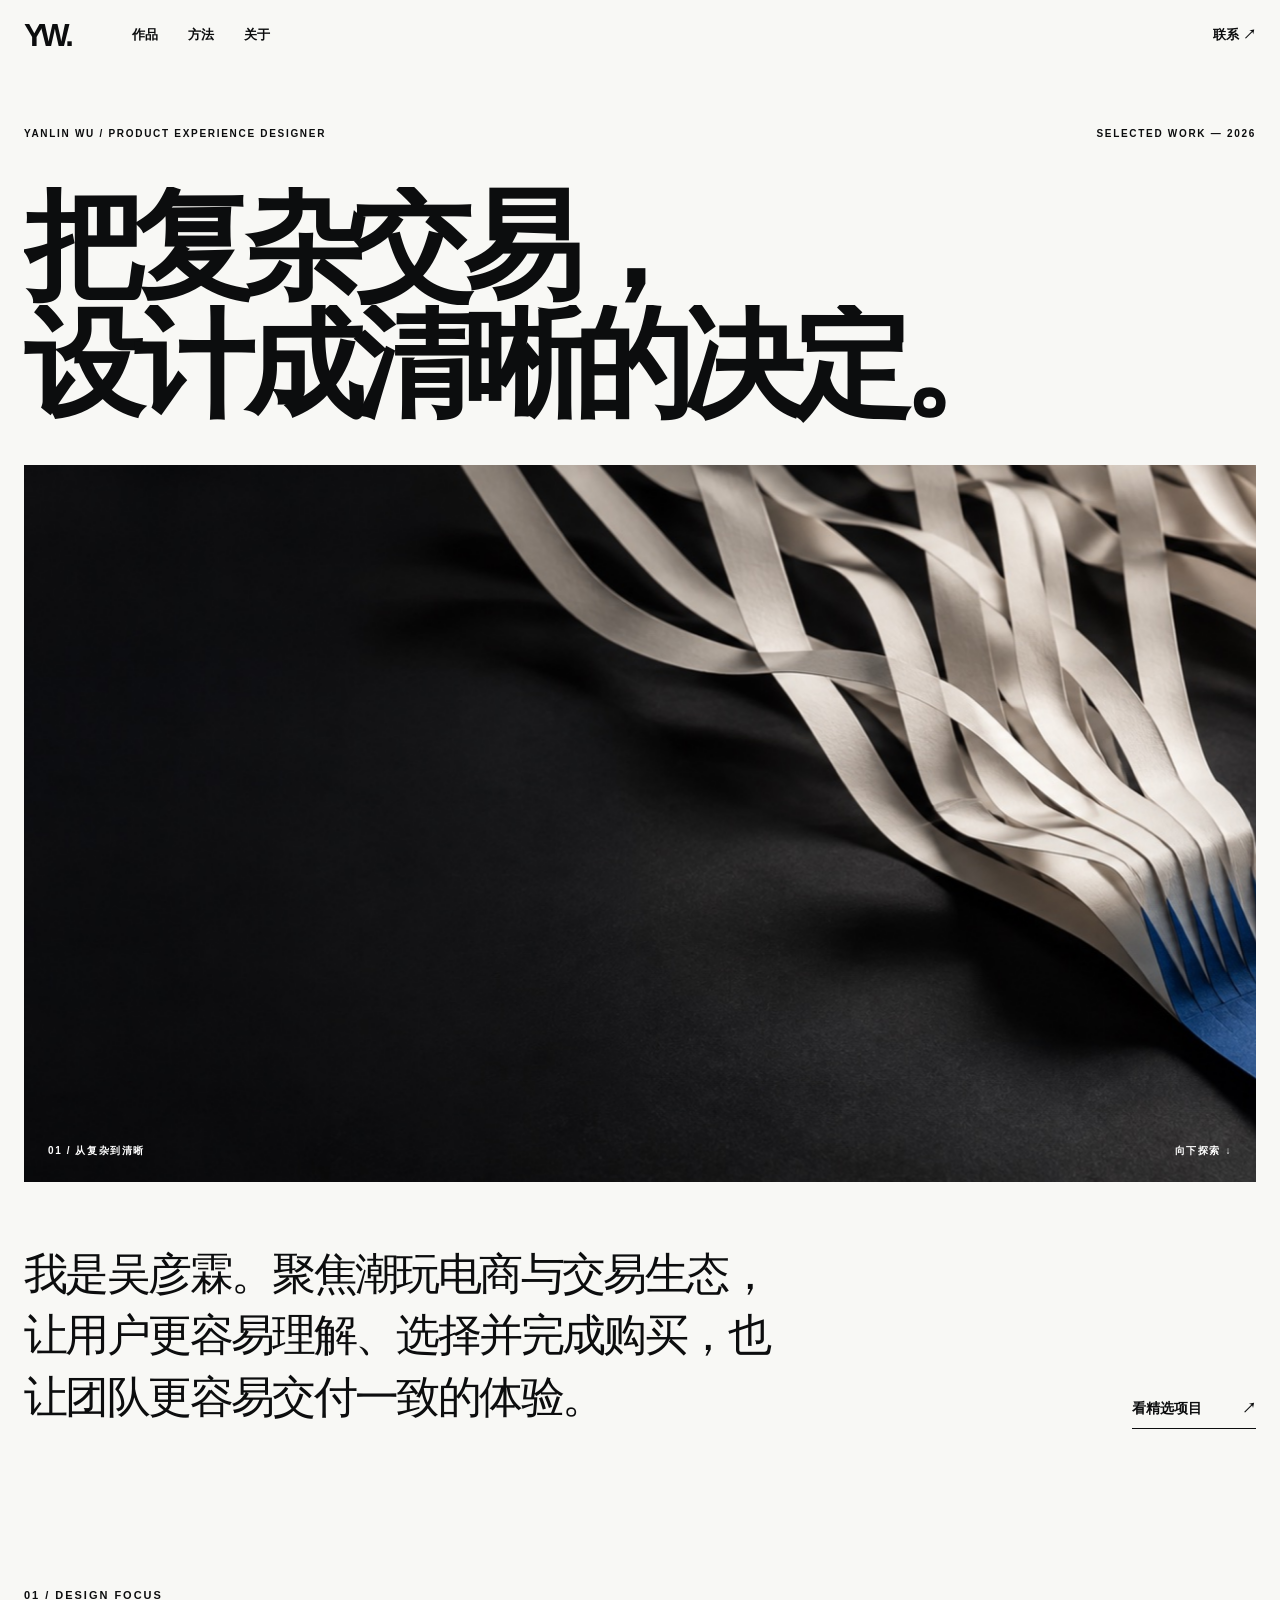
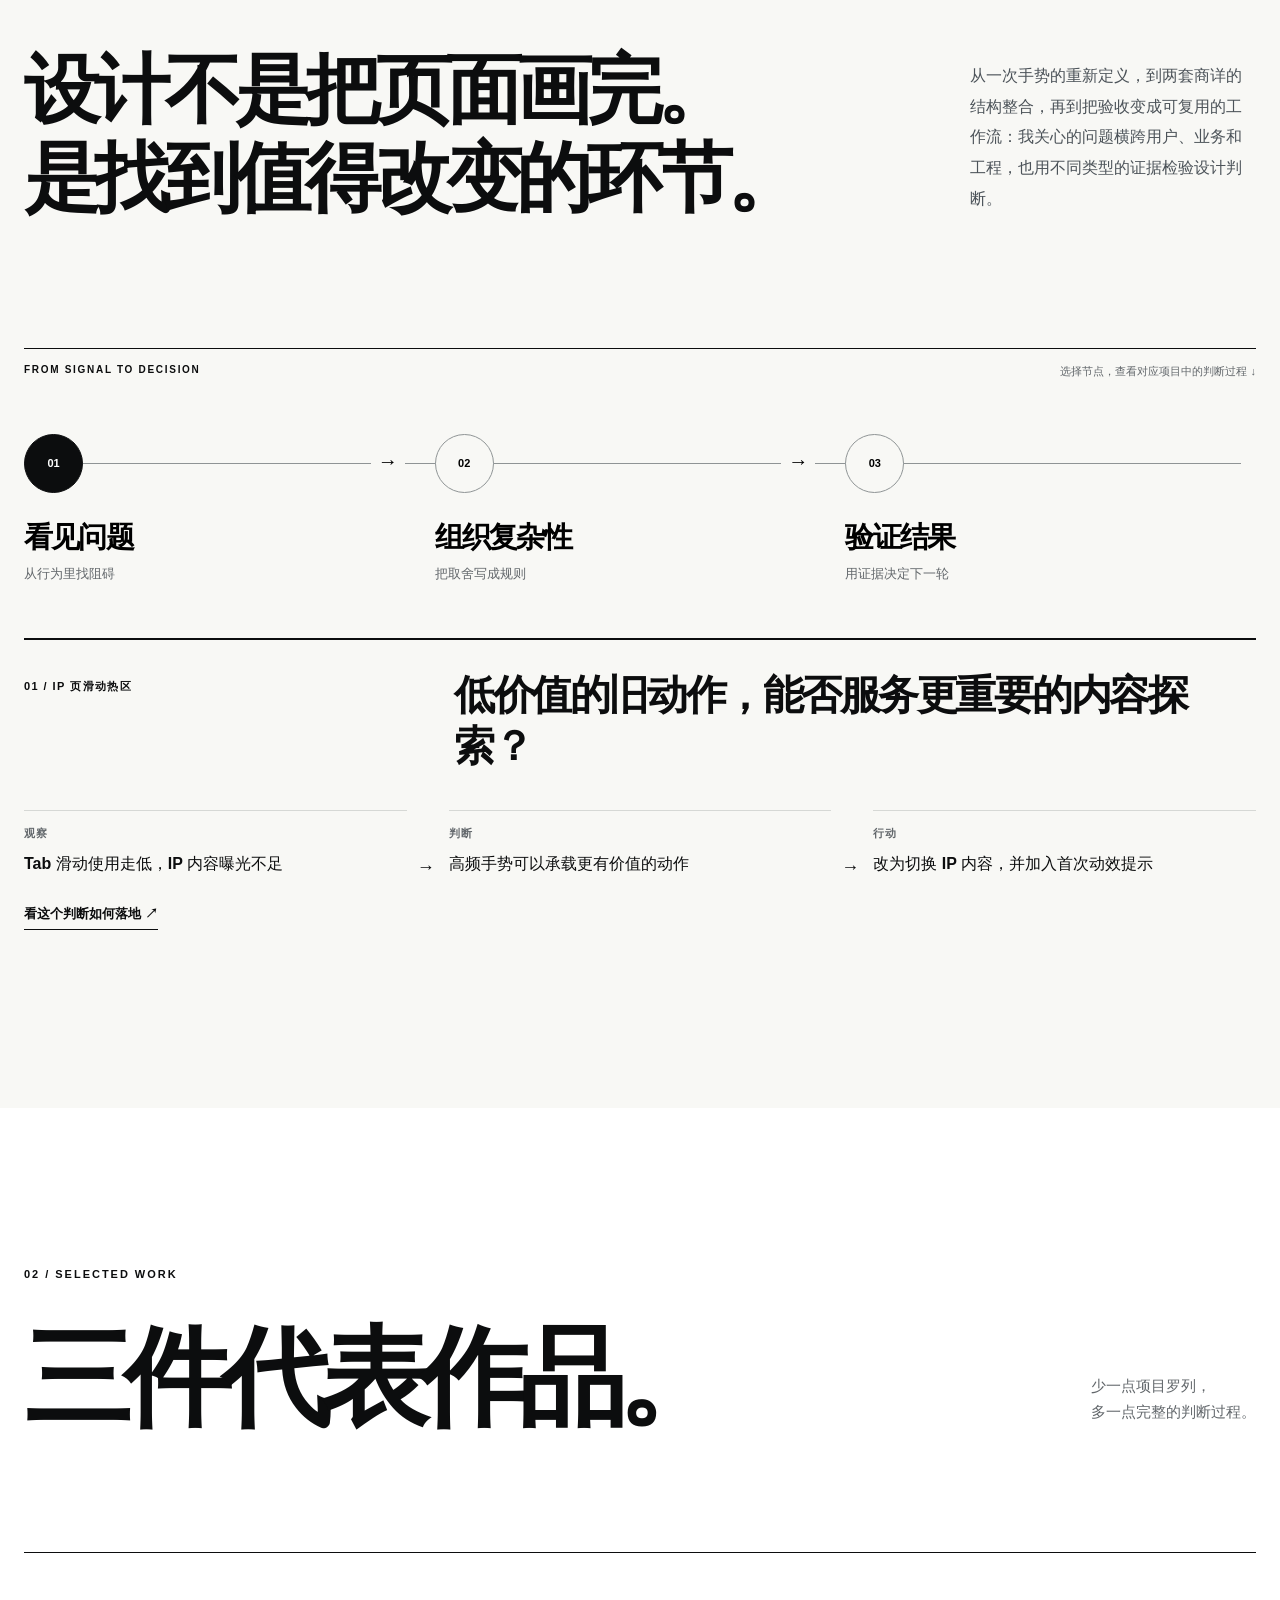
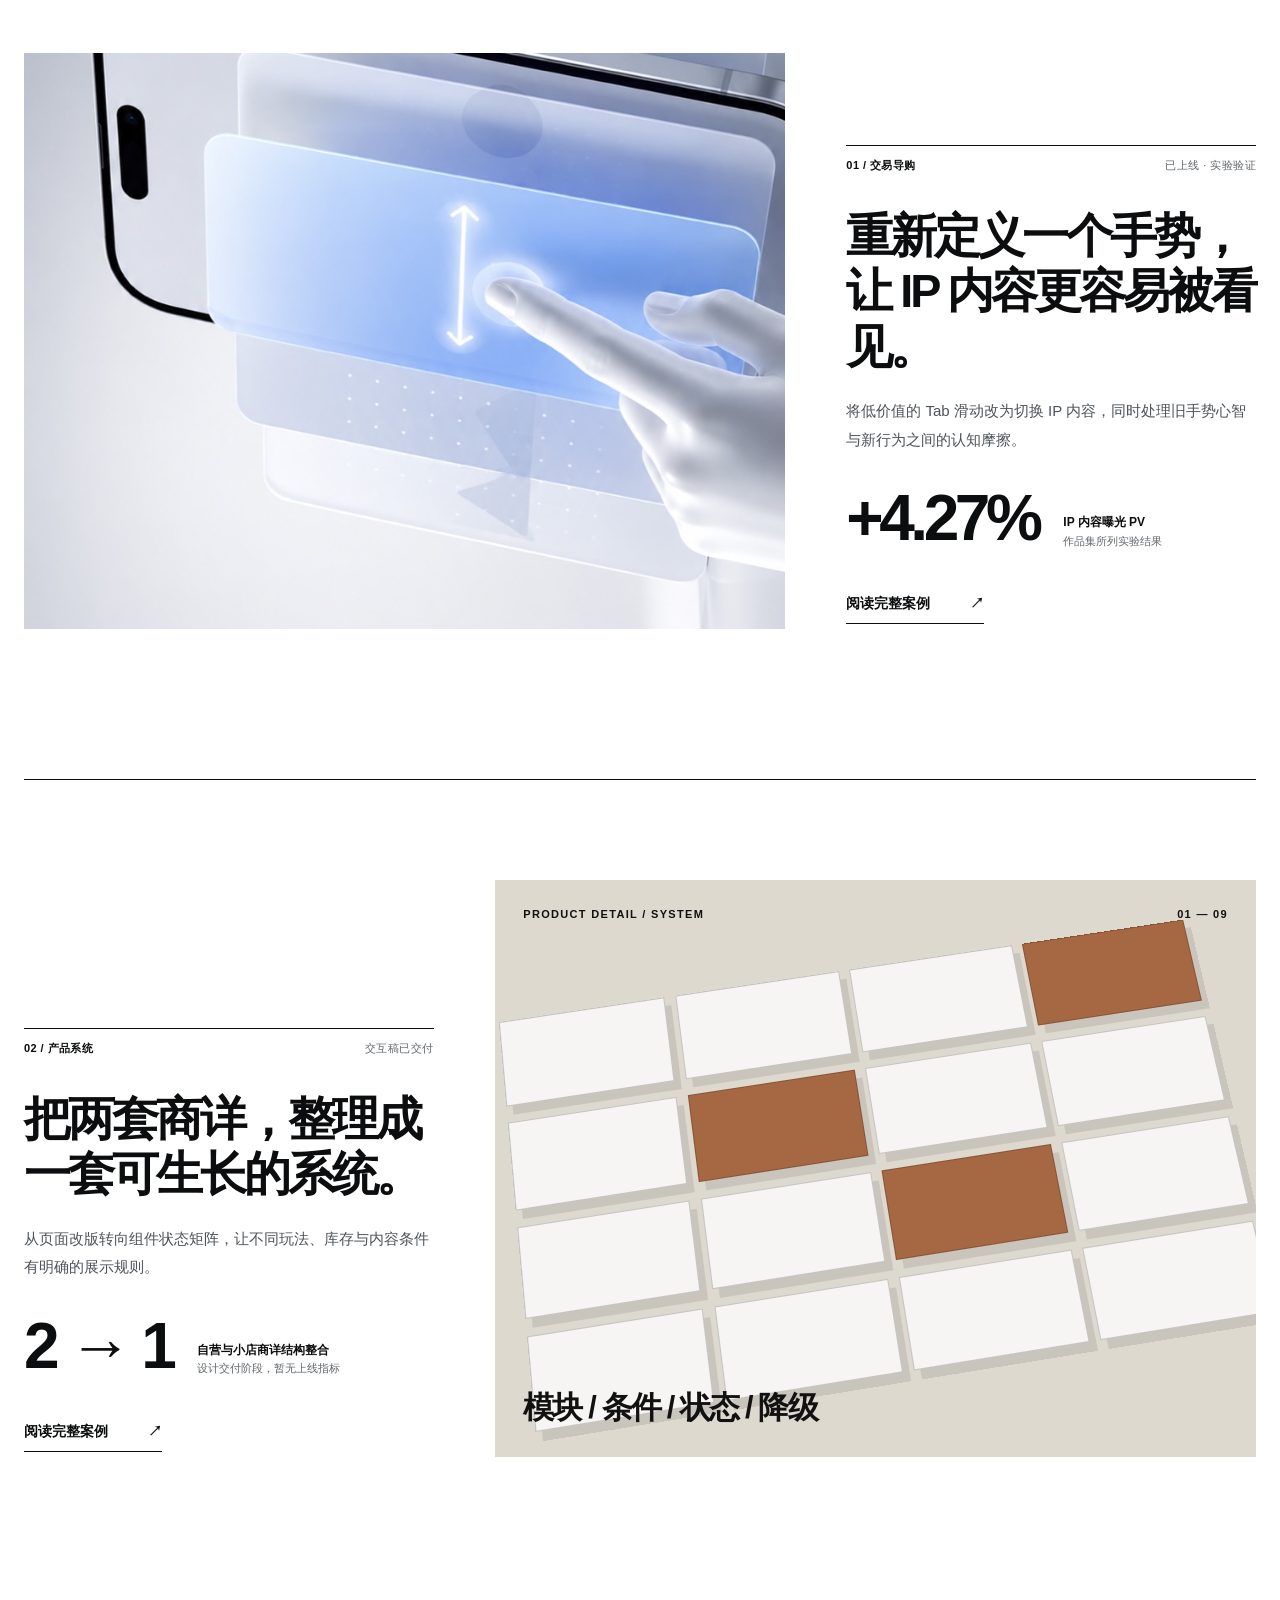
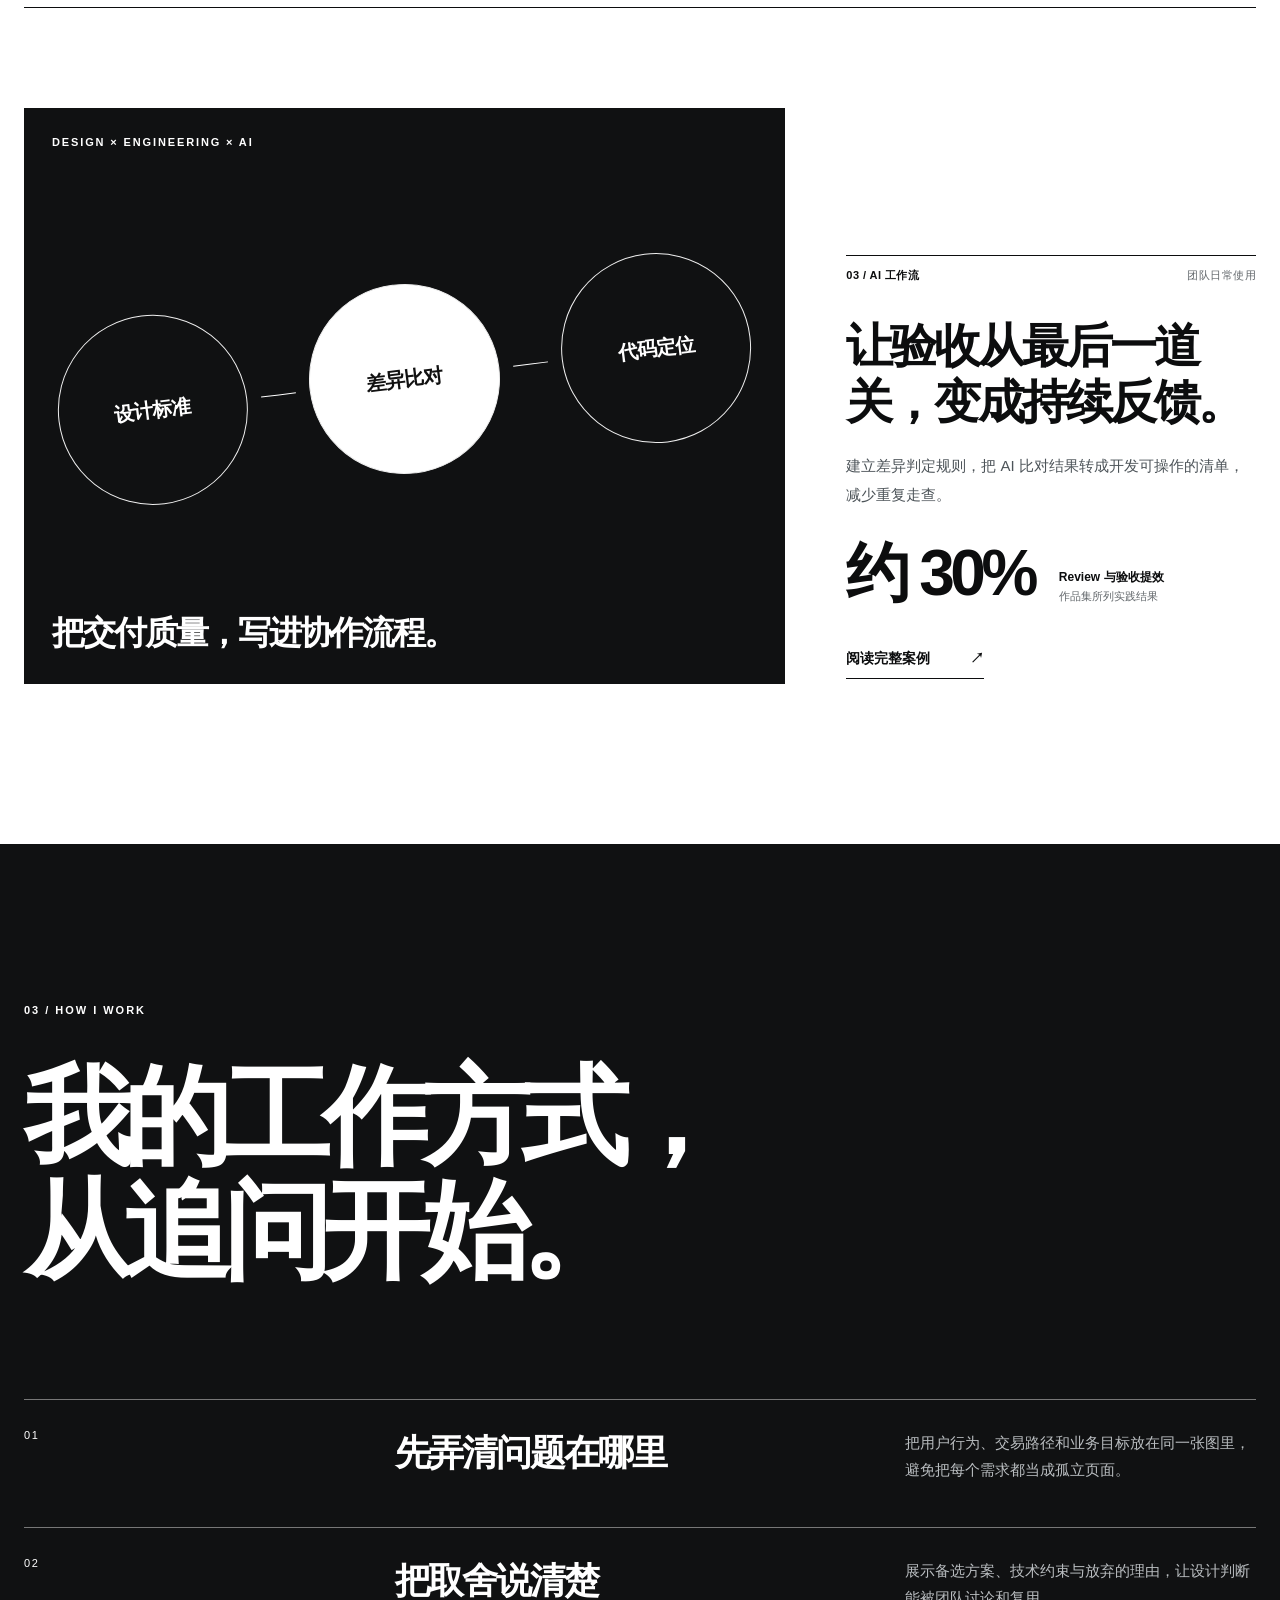
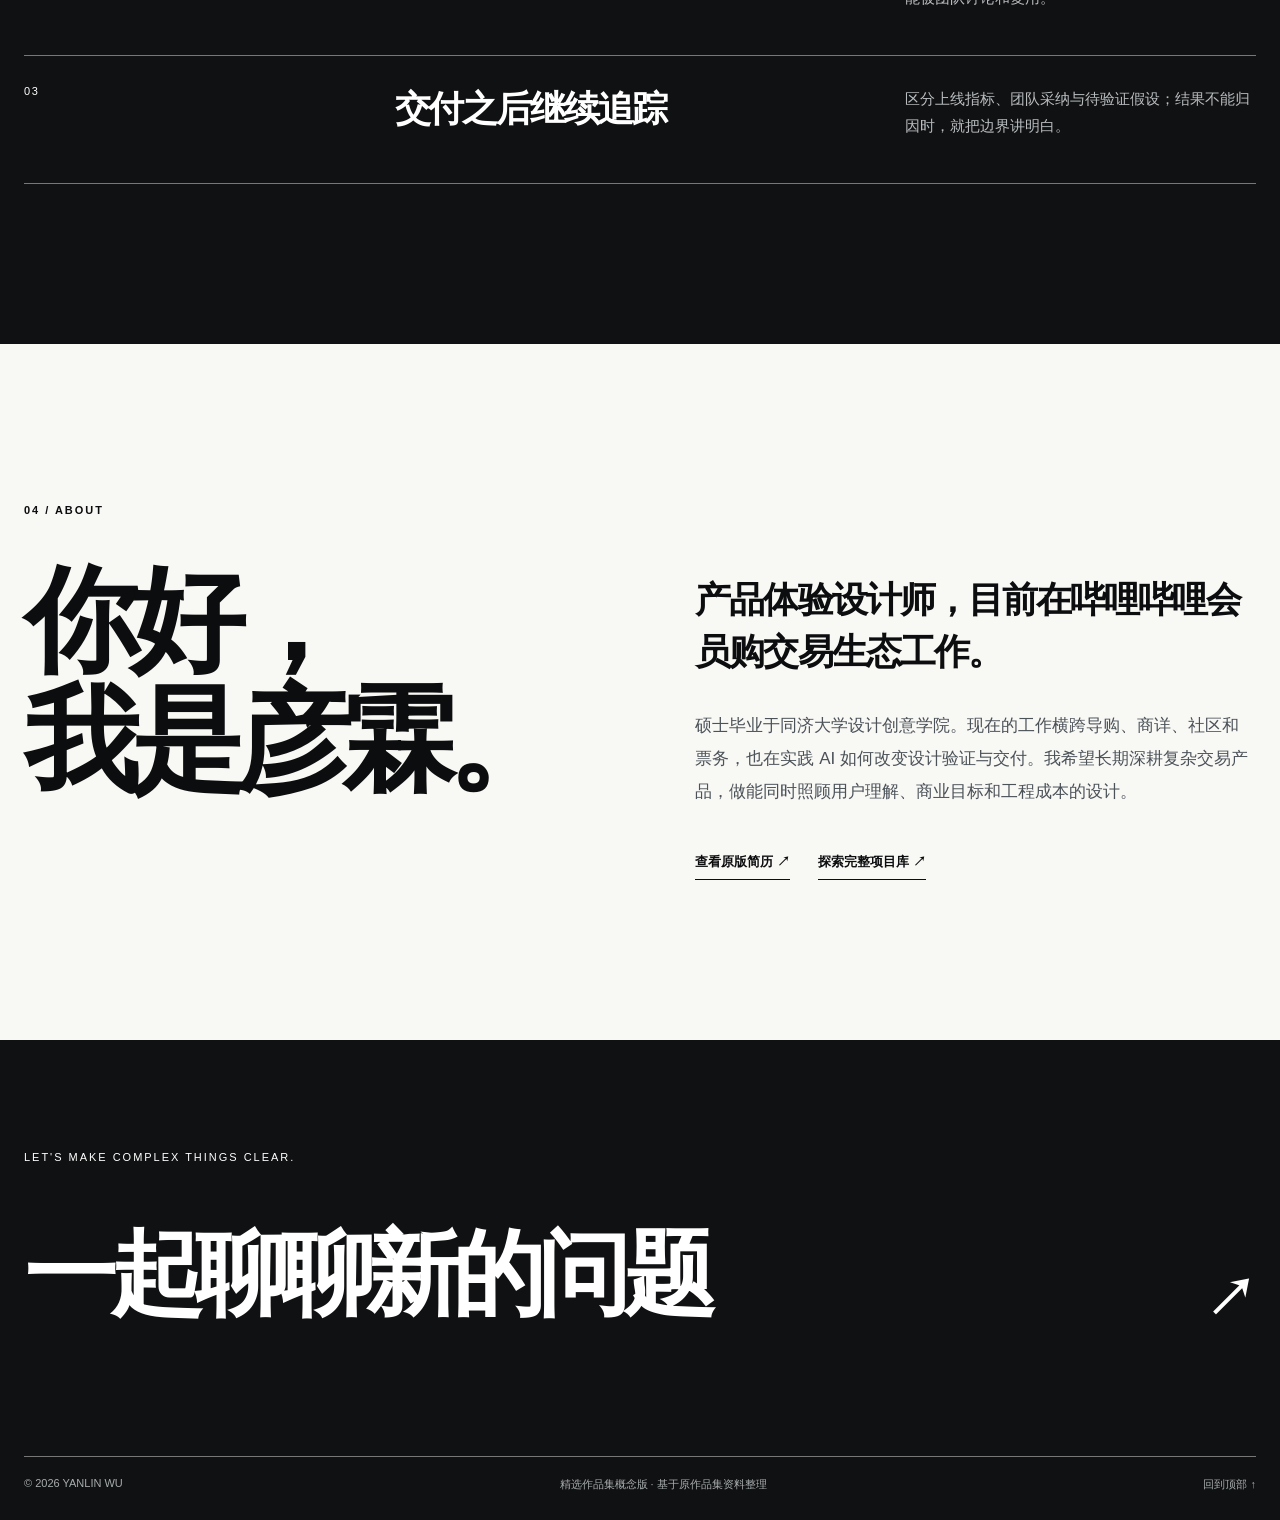
<file: index.html>
<!doctype html>
<html lang="zh-CN">
<head>
  <meta charset="utf-8">
  <meta name="viewport" content="width=device-width, initial-scale=1">
  <meta name="theme-color" content="#f8f8f5">
  <meta name="description" content="吴彦霖，产品体验设计师。聚焦交易体验、复杂系统与 AI 工作流，用设计判断连接用户问题与业务结果。">
  <title>吴彦霖 Yanlin Wu — 产品体验设计师</title>
  <link rel="stylesheet" href="styles.css?v=4">
  <script defer src="main.js?v=4"></script>
</head>
<body>
  <a class="skip-link" href="#main">跳到内容</a>
  <div class="scroll-progress" aria-hidden="true"></div>
  <header class="site-header" id="top">
    <a class="wordmark" href="#top" aria-label="吴彦霖，返回顶部">YW<span>.</span></a>
    <nav class="site-nav" id="site-nav" aria-label="主导航">
      <a href="#work">作品</a><a href="#approach">方法</a><a href="#about">关于</a><a class="nav-contact" href="mailto:ylwtj510@gmail.com">联系 ↗</a>
    </nav>
    <button class="nav-toggle" type="button" aria-expanded="false" aria-controls="site-nav" aria-label="打开导航"><span></span><span></span></button>
  </header>

  <main id="main">
    <section class="hero" aria-labelledby="hero-title">
      <div class="wrap hero-lead">
        <div class="hero-meta"><span>YANLIN WU / PRODUCT EXPERIENCE DESIGNER</span><span>SELECTED WORK — 2026</span></div>
        <h1 id="hero-title"><span class="hero-title-line">把复杂交易，</span><span class="hero-title-line">设计成清晰的决定<span class="hero-stop">。</span></span></h1>
      </div>
      <figure class="hero-visual"><img src="assets/hero-paper-flow.jpg" alt="许多纸带逐渐汇成一条清晰的蓝色路径" width="1920" height="822" fetchpriority="high"><figcaption><span>01 / 从复杂到清晰</span><span>向下探索 ↓</span></figcaption></figure>
      <div class="wrap hero-tail"><p>我是吴彦霖。聚焦潮玩电商与交易生态，让用户更容易理解、选择并完成购买，也让团队更容易交付一致的体验。</p><a class="inline-link" href="#work">看精选项目 <span aria-hidden="true">↗</span></a></div>
    </section>

    <section class="intro-section section-pad wrap" aria-labelledby="intro-title">
      <div class="section-index">01 / DESIGN FOCUS</div>
      <div class="intro-grid"><h2 id="intro-title">设计不是把页面画完。<br>是找到值得改变的环节。</h2><p>从一次手势的重新定义，到两套商详的结构整合，再到把验收变成可复用的工作流：我关心的问题横跨用户、业务和工程，也用不同类型的证据检验设计判断。</p></div>
      <div class="focus-flow" aria-label="从问题到验证的设计判断流程">
        <div class="focus-flow-caption"><span>FROM SIGNAL TO DECISION</span><span>选择节点，查看对应项目中的判断过程 ↓</span></div>
        <div class="focus-flow-track" role="group" aria-label="设计判断的三个阶段">
          <button class="focus-step is-active" type="button" data-focus-step="0" aria-pressed="true" aria-controls="focus-panel-1"><span class="focus-step-node">01</span><strong>看见问题</strong><small>从行为里找阻碍</small></button>
          <button class="focus-step" type="button" data-focus-step="1" aria-pressed="false" aria-controls="focus-panel-2"><span class="focus-step-node">02</span><strong>组织复杂性</strong><small>把取舍写成规则</small></button>
          <button class="focus-step" type="button" data-focus-step="2" aria-pressed="false" aria-controls="focus-panel-3"><span class="focus-step-node">03</span><strong>验证结果</strong><small>用证据决定下一轮</small></button>
        </div>
        <div class="focus-flow-detail" aria-live="polite">
          <section class="focus-panel" id="focus-panel-1" data-focus-panel="0" aria-label="看见问题的案例"><div class="focus-panel-head"><span>01 / IP 页滑动热区</span><h3>低价值的旧动作，能否服务更重要的内容探索？</h3></div><div class="focus-panel-path" aria-label="看见问题的判断路径"><div><span>观察</span><p>Tab 滑动使用走低，IP 内容曝光不足</p></div><div><span>判断</span><p>高频手势可以承载更有价值的动作</p></div><div><span>行动</span><p>改为切换 IP 内容，并加入首次动效提示</p></div></div><a href="case.html?id=hotzone">看这个判断如何落地 <span aria-hidden="true">↗</span></a></section>
          <section class="focus-panel" id="focus-panel-2" data-focus-panel="1" aria-label="组织复杂性的案例" hidden><div class="focus-panel-head"><span>02 / 商详结构整合</span><h3>两种交易模式，哪些规则应该共享？</h3></div><div class="focus-panel-path" aria-label="组织复杂性的判断路径"><div><span>观察</span><p>自营与小店结构不同，交易状态组合繁多</p></div><div><span>判断</span><p>统一信息骨架，保留必要的业务差异</p></div><div><span>交付</span><p>按条件装配模块，定义状态与降级矩阵</p></div></div><a href="case.html?id=pdp">看这个判断如何落地 <span aria-hidden="true">↗</span></a></section>
          <section class="focus-panel" id="focus-panel-3" data-focus-panel="2" aria-label="验证结果的案例" hidden><div class="focus-panel-head"><span>03 / AI 验收工作流</span><h3>差异清单真正进入团队协作了吗？</h3></div><div class="focus-panel-path" aria-label="验证结果的判断路径"><div><span>观察</span><p>人工走查耗时，误报会削弱团队信任</p></div><div><span>验证</span><p>人工复核清单、修正规则，跟踪团队采用</p></div><div><span>结果</span><p>进入日常使用；Review 与验收约提效 30%</p></div></div><a href="case.html?id=aiqa">看这个判断如何落地 <span aria-hidden="true">↗</span></a></section>
        </div>
      </div>
    </section>

    <section class="work-section section-pad" id="work" aria-labelledby="work-title">
      <div class="wrap"><div class="section-index">02 / SELECTED WORK</div><div class="section-heading"><h2 id="work-title">三件代表作品<span>。</span></h2><p>少一点项目罗列，<br>多一点完整的判断过程。</p></div>
        <article class="work-item work-feature reveal-scroll"><a class="work-visual image-visual" href="case.html?id=hotzone" aria-label="阅读 IP 页滑动热区案例"><img src="assets/ip-hotzone-cover.jpg" alt="IP 页左右滑动交互的视觉呈现" loading="lazy"><span class="visual-cta">查看项目 ↗</span></a><div class="work-copy"><div class="work-meta"><span>01 / 交易导购</span><span>已上线 · 实验验证</span></div><h3>重新定义一个手势，让 IP 内容更容易被看见。</h3><p>将低价值的 Tab 滑动改为切换 IP 内容，同时处理旧手势心智与新行为之间的认知摩擦。</p><div class="work-proof"><strong>+4.27%</strong><span>IP 内容曝光 PV<br><small>作品集所列实验结果</small></span></div><a class="work-link" href="case.html?id=hotzone">阅读完整案例 <span aria-hidden="true">↗</span></a></div></article>
        <article class="work-item work-reverse reveal-scroll"><a class="work-visual matrix-visual" href="case.html?id=pdp" aria-label="阅读商详结构整合案例"><div class="matrix-top"><span>PRODUCT DETAIL / SYSTEM</span><span>01 — 09</span></div><div class="matrix-board" aria-hidden="true"><div class="matrix-column"><i></i><i></i><i></i><i></i></div><div class="matrix-column"><i></i><i></i><i></i><i></i></div><div class="matrix-column"><i></i><i></i><i></i><i></i></div><div class="matrix-column"><i></i><i></i><i></i><i></i></div></div><div class="matrix-bottom">模块 / 条件 / 状态 / 降级</div><span class="visual-cta">查看项目 ↗</span></a><div class="work-copy"><div class="work-meta"><span>02 / 产品系统</span><span>交互稿已交付</span></div><h3>把两套商详，整理成一套可生长的系统。</h3><p>从页面改版转向组件状态矩阵，让不同玩法、库存与内容条件有明确的展示规则。</p><div class="work-proof"><strong>2 → 1</strong><span>自营与小店商详结构整合<br><small>设计交付阶段，暂无上线指标</small></span></div><a class="work-link" href="case.html?id=pdp">阅读完整案例 <span aria-hidden="true">↗</span></a></div></article>
        <article class="work-item reveal-scroll"><a class="work-visual process-visual" href="case.html?id=aiqa" aria-label="阅读 AI 验收工作流案例"><div class="process-top">DESIGN × ENGINEERING × AI</div><div class="process-flow" aria-hidden="true"><span>设计标准</span><i></i><span>差异比对</span><i></i><span>代码定位</span></div><div class="process-caption">把交付质量，写进协作流程。</div><span class="visual-cta">查看项目 ↗</span></a><div class="work-copy"><div class="work-meta"><span>03 / AI 工作流</span><span>团队日常使用</span></div><h3>让验收从最后一道关，变成持续反馈。</h3><p>建立差异判定规则，把 AI 比对结果转成开发可操作的清单，减少重复走查。</p><div class="work-proof"><strong>约 30%</strong><span>Review 与验收提效<br><small>作品集所列实践结果</small></span></div><a class="work-link" href="case.html?id=aiqa">阅读完整案例 <span aria-hidden="true">↗</span></a></div></article>
      </div>
    </section>

    <section class="approach-section section-pad" id="approach" aria-labelledby="approach-title"><div class="wrap"><div class="section-index">03 / HOW I WORK</div><h2 id="approach-title">我的工作方式，<br>从追问开始。</h2><div class="approach-list"><div><span>01</span><h3>先弄清问题在哪里</h3><p>把用户行为、交易路径和业务目标放在同一张图里，避免把每个需求都当成孤立页面。</p></div><div><span>02</span><h3>把取舍说清楚</h3><p>展示备选方案、技术约束与放弃的理由，让设计判断能被团队讨论和复用。</p></div><div><span>03</span><h3>交付之后继续追踪</h3><p>区分上线指标、团队采纳与待验证假设；结果不能归因时，就把边界讲明白。</p></div></div></div></section>

    <section class="about-section section-pad wrap" id="about" aria-labelledby="about-title"><div class="section-index">04 / ABOUT</div><div class="about-grid"><h2 id="about-title">你好，<br>我是彦霖<span>。</span></h2><div><p class="about-lead">产品体验设计师，目前在哔哩哔哩会员购交易生态工作。</p><p>硕士毕业于同济大学设计创意学院。现在的工作横跨导购、商详、社区和票务，也在实践 AI 如何改变设计验证与交付。我希望长期深耕复杂交易产品，做能同时照顾用户理解、商业目标和工程成本的设计。</p><div class="about-links"><a href="https://ylwjojo.github.io/portfolio/resume.html" target="_blank" rel="noopener noreferrer">查看原版简历 ↗</a><a href="https://ylwjojo.github.io/portfolio/index.html" target="_blank" rel="noopener noreferrer">探索完整项目库 ↗</a></div></div></div></section>

    <footer class="footer"><div class="wrap"><p class="footer-kicker">LET'S MAKE COMPLEX THINGS CLEAR.</p><a class="footer-mail" href="mailto:ylwtj510@gmail.com">一起聊聊新的问题 <span aria-hidden="true">↗</span></a><div class="footer-bottom"><span>© 2026 YANLIN WU</span><span>精选作品集概念版 · 基于原作品集资料整理</span><a href="#top">回到顶部 ↑</a></div></div></footer>
  </main>
</body>
</html>
</file>
<file: styles.css>
:root{--paper:#f8f8f5;--white:#fff;--ink:#0c0d0e;--muted:#62676b;--line:#d6d8d5;--blue:#3158e6;--max:1512px}
*{box-sizing:border-box}html{scroll-behavior:smooth}body{margin:0;background:var(--paper);color:var(--ink);font-family:Inter,-apple-system,BlinkMacSystemFont,"PingFang SC","Microsoft YaHei",sans-serif;-webkit-font-smoothing:antialiased}a{color:inherit;text-decoration:none}button{font:inherit}img{display:block;max-width:100%}figure{margin:0}::selection{background:#111;color:#fff}
.wrap{width:min(calc(100% - 48px),var(--max));margin-inline:auto}.skip-link{position:fixed;top:-100px;left:16px;z-index:1000;background:#fff;color:#000;padding:12px}.skip-link:focus{top:16px}.scroll-progress{position:fixed;z-index:100;left:0;top:0;width:var(--scroll-progress,0%);height:3px;background:var(--ink);pointer-events:none}
.site-header{position:fixed;z-index:90;top:0;left:0;right:0;height:70px;display:flex;align-items:center;justify-content:space-between;gap:30px;padding:0 24px;background:rgba(248,248,245,.93);backdrop-filter:blur(12px);transition:box-shadow .25s}.site-header.scrolled{box-shadow:0 1px 0 rgba(0,0,0,.08)}.wordmark{font-size:31px;font-weight:900;line-height:1;letter-spacing:-.14em}.wordmark span{letter-spacing:0}.site-nav{display:flex;align-items:center;gap:30px;margin-right:auto;margin-left:28px}.site-nav a{font-size:13px;font-weight:700;transition:opacity .2s}.site-nav a:hover{opacity:.45}.site-nav .nav-contact{position:absolute;right:24px}.nav-toggle{display:none}
.hero{padding-top:70px}.hero-lead{padding-top:58px}.hero-meta{display:flex;justify-content:space-between;gap:20px;font-size:10px;font-weight:750;letter-spacing:.17em}.hero h1{margin:48px 0 42px;font-size:clamp(76px,9.4vw,150px);font-weight:740;letter-spacing:-.085em;line-height:.98}.hero-title-line{display:block;overflow:hidden;animation:titleEnter 1s cubic-bezier(.2,.7,.2,1) both}.hero-title-line:nth-child(2){animation-delay:.13s}.hero-stop{letter-spacing:0}.hero-visual{position:relative;height:clamp(440px,56vw,790px);margin:0 24px;overflow:hidden;background:#111}.hero-visual img{width:100%;height:calc(100% + 70px);object-fit:cover;object-position:center;transform:translateY(var(--hero-shift,0px)) scale(1.015);will-change:transform}.hero-visual figcaption{position:absolute;left:0;right:0;bottom:0;display:flex;justify-content:space-between;padding:24px;color:#fff;font-size:10px;font-weight:700;letter-spacing:.16em}.hero-tail{display:grid;grid-template-columns:minmax(0,1.35fr) minmax(0,.65fr);gap:8%;align-items:end;padding-top:62px}.hero-tail p{max-width:980px;margin:0;font-size:clamp(28px,3.4vw,52px);font-weight:570;line-height:1.42;letter-spacing:-.06em}.inline-link,.work-link{display:inline-flex;justify-content:space-between;gap:40px;border-bottom:1px solid currentColor;padding:0 0 10px;font-size:14px;font-weight:700;white-space:nowrap}.hero-tail .inline-link{justify-self:end}.inline-link:hover,.work-link:hover{opacity:.5}.section-pad{padding-top:160px;padding-bottom:160px}.section-index{font-size:11px;font-weight:800;letter-spacing:.18em;margin-bottom:45px}.intro-grid{display:grid;grid-template-columns:minmax(0,1.5fr) minmax(260px,.5fr);gap:7%;align-items:end}.intro-grid h2{font-size:clamp(51px,5.9vw,94px);line-height:1.17;letter-spacing:-.075em;font-weight:690;margin:0}.intro-grid p{margin:0 0 8px;color:#4c5359;font-size:16px;line-height:1.92}
.focus-flow{margin-top:125px}.focus-flow-caption{display:flex;justify-content:space-between;gap:18px;border-top:1px solid var(--ink);padding-top:15px;font-size:10px;font-weight:750;letter-spacing:.17em}.focus-flow-caption span:last-child{font-size:11px;font-weight:500;letter-spacing:0;color:var(--muted)}.focus-flow-track{display:grid;grid-template-columns:repeat(3,minmax(0,1fr));margin-top:55px;position:relative}.focus-flow-track:before{content:"";position:absolute;top:29px;left:0;right:15px;height:1px;background:#8f9495}.focus-step{position:relative;z-index:1;display:flex;flex-direction:column;align-items:flex-start;min-width:0;padding:0 22px 0 0;text-align:left;border:0;background:transparent;cursor:pointer}.focus-step:not(:last-child):after{content:"→";position:absolute;top:16px;right:30px;padding:0 7px;background:var(--paper);font-size:20px}.focus-step-node{display:grid;place-items:center;width:59px;height:59px;background:var(--paper);border:1px solid #8f9495;border-radius:50%;font-size:11px;font-weight:750;transition:background .25s,color .25s,transform .25s}.focus-step strong{margin-top:25px;font-size:clamp(22px,2.3vw,33px);letter-spacing:-.06em;font-weight:680;transition:transform .25s}.focus-step small{margin-top:7px;font-size:13px;color:var(--muted)}.focus-step.is-active .focus-step-node{background:var(--ink);color:#fff;border-color:var(--ink)}.focus-step:hover strong{transform:translateX(7px)}.focus-step:hover .focus-step-node{transform:scale(1.08)}.focus-step:focus-visible{outline:2px solid var(--ink);outline-offset:8px}.focus-flow-detail{min-height:310px;margin-top:55px;padding-top:30px;border-top:2px solid var(--ink)}.focus-panel[hidden]{display:none}.focus-panel:not([hidden]){animation:panelEnter .35s ease both}.focus-panel-head{display:grid;grid-template-columns:33.3% 1fr;gap:20px}.focus-panel-head>span{padding-top:9px;font-size:11px;font-weight:700;letter-spacing:.13em}.focus-panel-head h3{max-width:900px;margin:0;font-size:clamp(28px,3.2vw,48px);font-weight:650;line-height:1.25;letter-spacing:-.06em}.focus-panel-path{display:grid;grid-template-columns:repeat(3,minmax(0,1fr));gap:42px;margin-top:38px}.focus-panel-path>div{position:relative;border-top:1px solid var(--line);padding-top:12px}.focus-panel-path>div:not(:last-child):after{content:"→";position:absolute;top:46px;right:-28px;font-size:18px}.focus-panel-path span{font-size:11px;font-weight:700;letter-spacing:.1em;color:var(--muted)}.focus-panel-path p{max-width:370px;margin:10px 0 0;font-size:16px;font-weight:570;line-height:1.65}.focus-panel>a{display:inline-block;margin-top:28px;padding-bottom:6px;border-bottom:1px solid var(--ink);font-size:13px;font-weight:700}.focus-panel>a:hover{opacity:.5}
.work-section{background:var(--white)}.section-heading{display:flex;justify-content:space-between;gap:40px;align-items:end;margin-bottom:120px}.section-heading h2{font-size:clamp(68px,8.4vw,132px);font-weight:730;letter-spacing:-.085em;line-height:1;margin:0}.section-heading h2 span{letter-spacing:0}.section-heading p{margin:0 0 8px;color:var(--muted);font-size:15px;line-height:1.7}.work-item{display:grid;grid-template-columns:minmax(0,1.3fr) minmax(300px,.7fr);gap:5%;align-items:end;border-top:1px solid var(--ink);padding:100px 0 150px}.work-item:last-child{padding-bottom:0}.work-visual{position:relative;display:block;width:100%;aspect-ratio:1.32;overflow:hidden;isolation:isolate}.work-visual>img{width:100%;height:100%;object-fit:cover;object-position:center 28%;transition:transform .7s cubic-bezier(.2,.7,.2,1)}.work-visual:hover>img{transform:scale(1.055)}.visual-cta{position:absolute;z-index:5;right:20px;bottom:20px;background:#fff;padding:12px 16px;font-size:11px;font-weight:800;transform:translateY(80px);transition:transform .35s}.work-visual:hover .visual-cta,.work-visual:focus-visible .visual-cta{transform:translateY(0)}.work-copy{padding-bottom:5px}.work-meta{display:flex;justify-content:space-between;gap:14px;border-top:1px solid var(--ink);padding-top:12px;font-size:11px;font-weight:700;letter-spacing:.04em}.work-meta span:last-child{color:var(--muted);font-weight:500}.work-copy h3{font-size:clamp(35px,3.65vw,62px);line-height:1.19;letter-spacing:-.065em;font-weight:680;margin:36px 0 22px}.work-copy>p{max-width:510px;color:#4d5459;font-size:15px;line-height:1.9;margin:0 0 32px}.work-proof{display:flex;gap:25px;align-items:end;margin-bottom:44px}.work-proof strong{font-size:clamp(48px,5vw,80px);letter-spacing:-.07em;line-height:1;font-weight:650}.work-proof span{font-size:12px;font-weight:700;line-height:1.55}.work-proof small{color:var(--muted);font-size:11px;font-weight:400}.work-reverse{grid-template-columns:minmax(300px,.7fr) minmax(0,1.3fr)}.work-reverse .work-visual{grid-column:2;grid-row:1}.work-reverse .work-copy{grid-column:1;grid-row:1}
.matrix-visual{background:#ddd9cf;color:#111;padding:28px;display:flex;flex-direction:column;justify-content:space-between}.matrix-top,.matrix-bottom{position:relative;z-index:2;display:flex;justify-content:space-between;font-size:11px;font-weight:700;letter-spacing:.12em}.matrix-bottom{font-size:clamp(21px,2.4vw,40px);letter-spacing:-.06em;font-weight:650}.matrix-board{position:absolute;inset:15% 5% 17%;display:grid;grid-template-columns:repeat(4,1fr);gap:1.5%;transform:perspective(900px) rotateX(10deg) rotateZ(-9deg) scale(1.05);transition:transform .7s}.matrix-visual:hover .matrix-board{transform:perspective(900px) rotateX(0) rotateZ(-4deg) scale(1.09)}.matrix-column{display:grid;grid-template-rows:repeat(4,1fr);gap:4%}.matrix-column i{display:block;background:rgba(255,255,255,.74);border:1px solid rgba(0,0,0,.2);box-shadow:6px 9px 0 rgba(0,0,0,.09)}.matrix-column:nth-child(2) i:nth-child(2),.matrix-column:nth-child(3) i:nth-child(3),.matrix-column:nth-child(4) i:nth-child(1){background:#a66843}.process-visual{background:#101112;color:#fff;padding:28px;display:flex;flex-direction:column;justify-content:space-between}.process-top{font-size:11px;letter-spacing:.17em;font-weight:700}.process-flow{display:flex;align-items:center;justify-content:center;gap:2%;transform:rotate(-7deg);transition:transform .7s}.process-visual:hover .process-flow{transform:rotate(-3deg) scale(1.03)}.process-flow span{display:grid;place-items:center;width:27%;aspect-ratio:1;border:1px solid #eee;border-radius:50%;font-size:clamp(13px,1.55vw,24px);font-weight:650;letter-spacing:-.04em;text-align:center}.process-flow span:nth-of-type(2){background:#fff;color:#111}.process-flow i{width:5%;height:1px;background:#fff}.process-caption{font-size:clamp(23px,2.6vw,40px);letter-spacing:-.06em;font-weight:630}
.approach-section{background:#101112;color:#fff}.approach-section h2{max-width:1200px;margin:0 0 110px;font-size:clamp(72px,8.4vw,132px);letter-spacing:-.08em;line-height:1.06;font-weight:690}.approach-list{border-top:1px solid #777}.approach-list>div{display:grid;grid-template-columns:1fr 1.4fr 1fr;gap:20px;align-items:start;padding:29px 0 44px;border-bottom:1px solid #777}.approach-list span{font-size:11px;letter-spacing:.15em}.approach-list h3{font-size:clamp(26px,2.8vw,43px);letter-spacing:-.06em;margin:0;font-weight:620}.approach-list p{max-width:430px;margin:0;color:#b9bdc0;font-size:15px;line-height:1.8}.about-grid{display:grid;grid-template-columns:1fr 1fr;gap:9%}.about-grid h2{font-size:clamp(75px,9vw,150px);line-height:1.04;letter-spacing:-.08em;margin:0;font-weight:710}.about-grid h2 span{letter-spacing:0}.about-grid>div{max-width:630px;padding-top:14px}.about-grid p{font-size:17px;color:#4b5258;line-height:1.95}.about-grid .about-lead{font-size:clamp(27px,2.8vw,44px);line-height:1.45;letter-spacing:-.055em;color:var(--ink);font-weight:610;margin:0 0 30px}.about-links{display:flex;flex-wrap:wrap;gap:28px;margin-top:45px}.about-links a{padding-bottom:8px;border-bottom:1px solid var(--ink);font-size:13px;font-weight:700}.about-links a:hover{opacity:.5}.footer{background:#101112;color:#fff;padding:100px 0 28px}.footer-kicker{font-size:11px;letter-spacing:.18em}.footer-mail{display:flex;justify-content:space-between;align-items:end;gap:30px;margin:60px 0 130px;font-size:clamp(48px,7.3vw,120px);letter-spacing:-.08em;line-height:1.1;font-weight:670}.footer-mail span{font-size:.55em;letter-spacing:0}.footer-mail:hover{opacity:.6}.footer-bottom{display:flex;justify-content:space-between;gap:20px;border-top:1px solid #777;padding-top:20px;color:#a8adae;font-size:11px}
.case-main{padding-top:70px}.case-hero{padding:85px 0 100px}.case-back{font-size:13px;font-weight:700;border-bottom:1px solid currentColor;padding-bottom:6px}.case-kicker{margin-top:85px;font-size:11px;font-weight:800;letter-spacing:.16em}.case-hero h1{text-wrap:balance;max-width:1350px;font-size:clamp(63px,8vw,128px);letter-spacing:-.08em;line-height:1.1;font-weight:690;margin:28px 0 50px}.case-deck{max-width:980px;font-size:clamp(23px,2.7vw,42px);letter-spacing:-.05em;line-height:1.5;margin:0}.case-facts{display:grid;grid-template-columns:repeat(4,1fr);gap:20px;margin-top:90px;border-top:1px solid var(--ink);padding-top:17px}.case-fact{display:flex;flex-direction:column;gap:18px}.case-fact span{font-size:11px;color:var(--muted);letter-spacing:.1em}.case-fact strong{font-size:15px;font-weight:660}.case-media{margin:0 24px;overflow:hidden;height:min(70vw,780px);background:#e8e9ea}.case-media>img{width:100%;height:100%;object-fit:cover;object-position:center 28%}.case-media.matrix-case,.case-media.process-case{height:700px}.case-media .work-visual{width:100%;height:100%;aspect-ratio:auto}.case-media .visual-cta{display:none}.case-body{display:grid;grid-template-columns:21% minmax(0,1fr);gap:10%;padding-top:145px;padding-bottom:80px}.case-toc{position:sticky;top:110px;align-self:start;display:flex;flex-direction:column;gap:15px}.case-toc .section-index{margin-bottom:15px}.case-toc a{width:max-content;max-width:100%;font-size:13px;color:#62676b}.case-toc a:hover{color:#111}.case-prose section{border-top:1px solid var(--ink);padding:28px 0 85px}.case-prose .section-index{margin:0 0 25px}.case-prose h2{font-size:clamp(38px,4.2vw,66px);letter-spacing:-.065em;line-height:1.2;font-weight:660;margin:0 0 35px}.case-prose p,.case-prose li{max-width:780px;font-size:16px;color:#4d5358;line-height:2}.case-prose p{margin:0 0 19px}.case-quote{max-width:760px;margin:35px 0;padding-left:22px;border-left:3px solid var(--ink);font-size:clamp(27px,3vw,44px);line-height:1.4;letter-spacing:-.055em;font-weight:620}.case-result{display:flex;flex-wrap:wrap;gap:50px;margin:37px 0;padding:30px 0;border-top:1px solid var(--ink);border-bottom:1px solid var(--ink)}.case-result>div{display:flex;flex-direction:column;gap:8px}.case-result strong{font-size:clamp(38px,4vw,64px);letter-spacing:-.06em}.case-result span,.case-note{font-size:12px;color:var(--muted)}.case-next{background:#101112;color:#fff;padding:75px 0}.case-next .wrap{display:flex;justify-content:space-between;align-items:end;gap:30px}.case-next span{font-size:11px;letter-spacing:.18em}.case-next a{font-size:clamp(34px,5vw,70px);letter-spacing:-.06em;font-weight:640;line-height:1.2}
.reveal-scroll{opacity:0;transform:translateY(55px);transition:opacity .8s ease,transform .8s cubic-bezier(.2,.7,.2,1)}.reveal-scroll.in-view{opacity:1;transform:translateY(0)}@keyframes titleEnter{from{opacity:0;transform:translateY(80%)}to{opacity:1;transform:translateY(0)}}@keyframes panelEnter{from{opacity:.3;transform:translateY(9px)}to{opacity:1;transform:translateY(0)}}
@media(max-width:1000px){.hero h1{font-size:clamp(65px,8.8vw,100px)}.intro-grid{grid-template-columns:1fr;gap:40px}.intro-grid p{max-width:700px}.work-item,.work-reverse{grid-template-columns:1fr 1fr}.work-copy h3{font-size:36px}.work-proof strong{font-size:51px}.approach-list>div{grid-template-columns:55px 1fr}.approach-list p{grid-column:2}.case-body{grid-template-columns:1fr;gap:45px}.case-toc{position:static;flex-direction:row;overflow-x:auto;border-top:1px solid var(--line);padding-top:17px}.case-toc .section-index{display:none}.case-toc a{white-space:nowrap}}
@media(max-width:700px){.wrap{width:calc(100% - 32px)}.site-header{height:61px;padding:0 16px}.wordmark{font-size:28px}.site-nav{display:none;position:absolute;top:61px;left:0;right:0;margin:0;padding:30px 16px 45px;background:var(--paper);border-top:1px solid var(--line);box-shadow:0 15px 20px rgba(0,0,0,.06)}.site-header.menu-open .site-nav{display:flex;flex-direction:column;align-items:flex-start;gap:24px}.site-nav a{font-size:28px;letter-spacing:-.04em}.site-nav .nav-contact{position:static}.nav-toggle{display:flex;flex-direction:column;justify-content:center;gap:5px;width:35px;height:35px;padding:4px;border:0;background:transparent}.nav-toggle span{display:block;width:100%;height:2px;background:var(--ink);transition:transform .2s}.site-header.menu-open .nav-toggle span:first-child{transform:translateY(3.5px) rotate(45deg)}.site-header.menu-open .nav-toggle span:last-child{transform:translateY(-3.5px) rotate(-45deg)}.hero{padding-top:61px}.hero-lead{padding-top:35px}.hero-meta{font-size:8px;line-height:1.4}.hero-meta span:last-child{display:none}.hero h1{margin:44px 0 34px;font-size:clamp(43px,11vw,64px);letter-spacing:-.075em;line-height:1.07}.hero-title-line:nth-child(2){font-size:.78em;letter-spacing:-.08em}.hero-visual{height:470px;margin:0 16px}.hero-visual img{object-position:100% center}.hero-visual figcaption{padding:15px;font-size:8px}.hero-tail{display:block;padding-top:34px}.hero-tail p{font-size:25px;line-height:1.5}.hero-tail .inline-link{margin-top:28px}.section-pad{padding-top:100px;padding-bottom:100px}.section-index{font-size:10px;margin-bottom:25px}.intro-grid h2{font-size:clamp(38px,10vw,54px)}.intro-grid p{font-size:14px}.focus-flow{margin-top:67px}.focus-flow-caption{align-items:start}.focus-flow-caption span:last-child{max-width:135px;line-height:1.5;text-align:right}.focus-flow-track{margin-top:29px}.focus-flow-track:before{top:22px;right:5px}.focus-step{padding-right:5px}.focus-step:not(:last-child):after{top:12px;right:6px;font-size:15px}.focus-step-node{width:45px;height:45px;font-size:10px}.focus-step strong{margin-top:16px;font-size:14px;white-space:nowrap}.focus-step small{font-size:10px;line-height:1.4}.focus-flow-detail{min-height:0;margin-top:34px;padding-top:22px}.focus-panel-head{display:block}.focus-panel-head>span{display:block;padding-top:0;font-size:10px}.focus-panel-head h3{margin-top:13px;font-size:27px}.focus-panel-path{display:block;margin-top:25px}.focus-panel-path>div{padding:10px 0 17px 24px;border:0;border-left:1px solid #aaa}.focus-panel-path>div:not(:last-child):after{content:"↓";top:auto;bottom:-9px;right:auto;left:-6px;background:var(--paper);font-size:14px}.focus-panel-path p{margin:4px 0 0;font-size:14px}.focus-panel>a{margin-top:16px}.section-heading{display:block;margin-bottom:55px}.section-heading h2{font-size:clamp(47px,12vw,70px)}.section-heading p{font-size:13px;margin-top:20px}.work-item,.work-reverse{display:flex;flex-direction:column;gap:0;padding:45px 0 100px}.work-item:last-child{padding-bottom:0}.work-visual,.work-reverse .work-visual{order:0;aspect-ratio:1.03}.work-copy,.work-reverse .work-copy{order:1;width:100%;padding-top:28px}.work-copy h3{font-size:37px;margin:25px 0 15px}.work-copy>p{font-size:14px;margin-bottom:23px}.work-proof{margin-bottom:30px}.work-proof strong{font-size:48px}.work-proof span{font-size:10px}.visual-cta{transform:none;bottom:12px;right:12px}.matrix-visual,.process-visual{padding:18px}.matrix-top,.process-top{font-size:9px}.matrix-bottom,.process-caption{font-size:23px}.process-flow span{font-size:12px}.approach-section h2{font-size:clamp(52px,12vw,74px);margin-bottom:60px}.approach-list>div{grid-template-columns:36px 1fr;gap:8px;padding:22px 0 28px}.approach-list h3{font-size:25px}.approach-list p{font-size:13px}.about-grid{display:block}.about-grid h2{font-size:clamp(62px,15vw,85px)}.about-grid>div{padding-top:35px}.about-grid .about-lead{font-size:27px}.about-grid p{font-size:14px}.about-links{gap:18px}.footer{padding-top:65px}.footer-mail{margin:40px 0 100px;font-size:clamp(40px,11vw,68px)}.footer-bottom{flex-wrap:wrap;font-size:10px}.footer-bottom span:nth-child(2){display:none}.case-main{padding-top:61px}.case-hero{padding:50px 0 65px}.case-kicker{margin-top:65px}.case-hero h1{font-size:clamp(40px,10vw,62px);margin:20px 0 30px}.case-deck{font-size:21px}.case-facts{grid-template-columns:1fr 1fr;gap:26px 10px;margin-top:55px}.case-fact strong{font-size:13px}.case-media{margin:0 16px;height:500px}.case-media.matrix-case,.case-media.process-case{height:440px}.case-body{padding-top:75px;padding-bottom:10px}.case-prose section{padding-bottom:60px}.case-prose h2{font-size:37px}.case-prose p,.case-prose li{font-size:14px}.case-quote{font-size:25px}.case-next .wrap{display:block}.case-next a{display:block;margin-top:27px}}
@media(prefers-reduced-motion:reduce){html{scroll-behavior:auto}.hero-title-line,.focus-panel:not([hidden]){animation:none}.reveal-scroll{opacity:1;transform:none;transition:none}.hero-visual img,.work-visual>img,.matrix-board,.process-flow,.visual-cta,.focus-step-node,.focus-step strong{transition:none;transform:none!important}}
.mobile-br{display:none}@media(max-width:700px){.mobile-br{display:block}}
</file>
